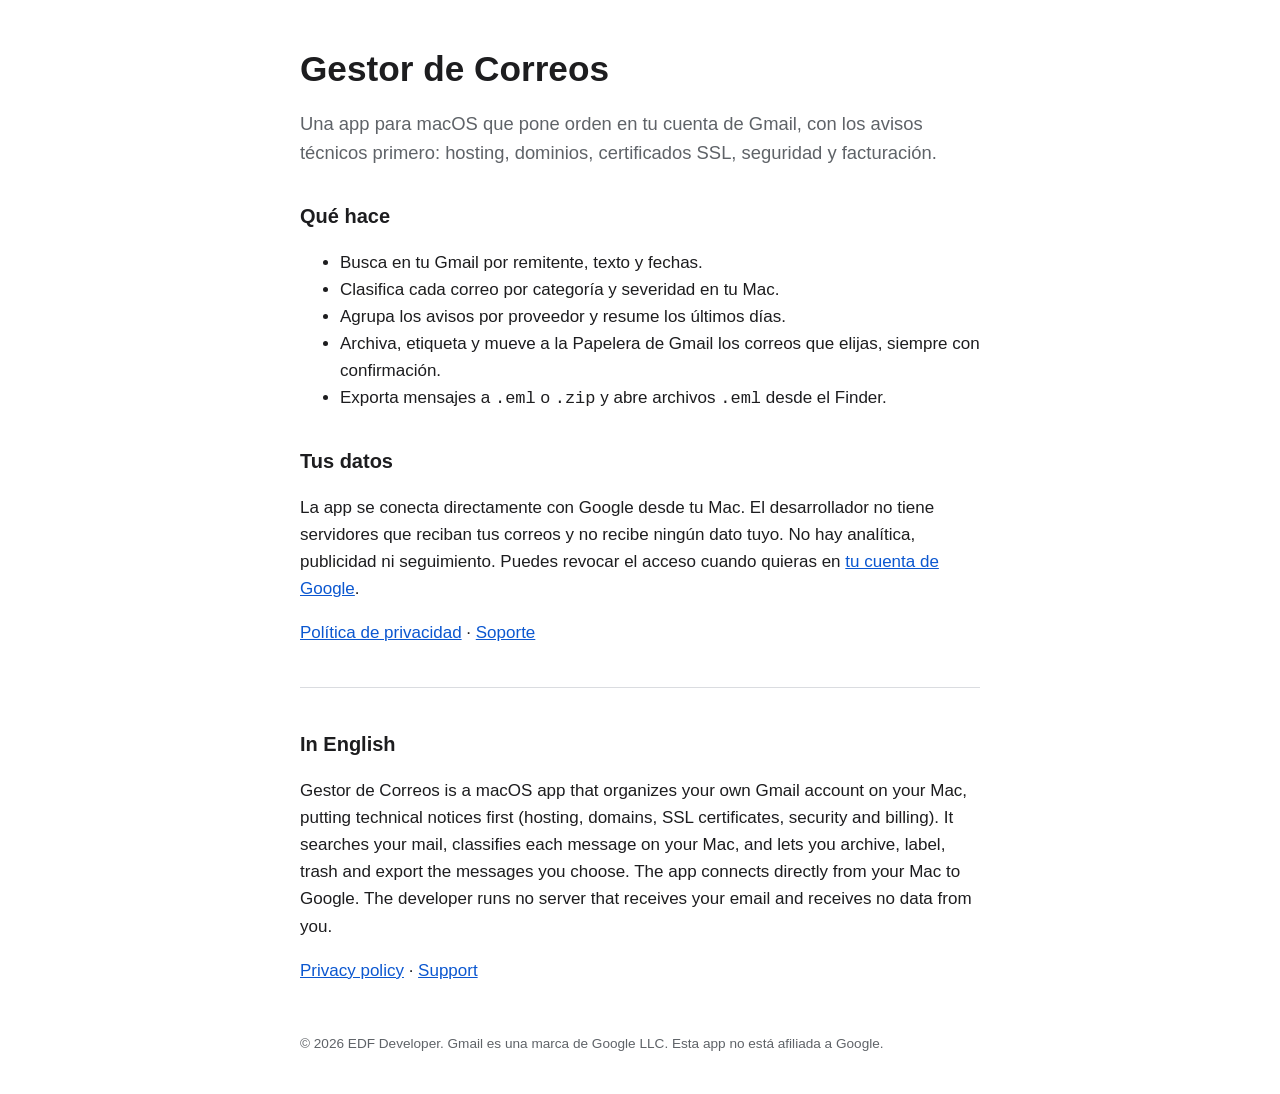
<file: docs/site/index.html>
<!doctype html>
<html lang="es">
<head>
<meta charset="utf-8">
<meta name="viewport" content="width=device-width, initial-scale=1">
<title>Gestor de Correos para Mac</title>
<meta name="description" content="App para macOS que organiza tu cuenta de Gmail en tu propio Mac, sin servidores de terceros.">
<link rel="stylesheet" href="site.css">
</head>
<body>
<main>
<h1>Gestor de Correos</h1>
<p class="lead">Una app para macOS que pone orden en tu cuenta de Gmail, con los avisos técnicos primero: hosting, dominios, certificados SSL, seguridad y facturación.</p>

<h2>Qué hace</h2>
<ul>
<li>Busca en tu Gmail por remitente, texto y fechas.</li>
<li>Clasifica cada correo por categoría y severidad en tu Mac.</li>
<li>Agrupa los avisos por proveedor y resume los últimos días.</li>
<li>Archiva, etiqueta y mueve a la Papelera de Gmail los correos que elijas, siempre con confirmación.</li>
<li>Exporta mensajes a <code>.eml</code> o <code>.zip</code> y abre archivos <code>.eml</code> desde el Finder.</li>
</ul>

<h2>Tus datos</h2>
<p>La app se conecta directamente con Google desde tu Mac. El desarrollador no tiene servidores que reciban tus correos y no recibe ningún dato tuyo. No hay analítica, publicidad ni seguimiento. Puedes revocar el acceso cuando quieras en <a href="https://myaccount.google.com/permissions">tu cuenta de Google</a>.</p>
<p><a href="privacy.html">Política de privacidad</a> · <a href="https://efjdev.com/soporte/">Soporte</a></p>

<hr>
<section lang="en">
<h2>In English</h2>
<p>Gestor de Correos is a macOS app that organizes your own Gmail account on your Mac, putting technical notices first (hosting, domains, SSL certificates, security and billing). It searches your mail, classifies each message on your Mac, and lets you archive, label, trash and export the messages you choose. The app connects directly from your Mac to Google. The developer runs no server that receives your email and receives no data from you.</p>
<p><a href="privacy.html#en">Privacy policy</a> · <a href="https://efjdev.com/soporte/">Support</a></p>
</section>
</main>
<footer>© 2026 EDF Developer. Gmail es una marca de Google LLC. Esta app no está afiliada a Google.</footer>
</body>
</html>
</file>
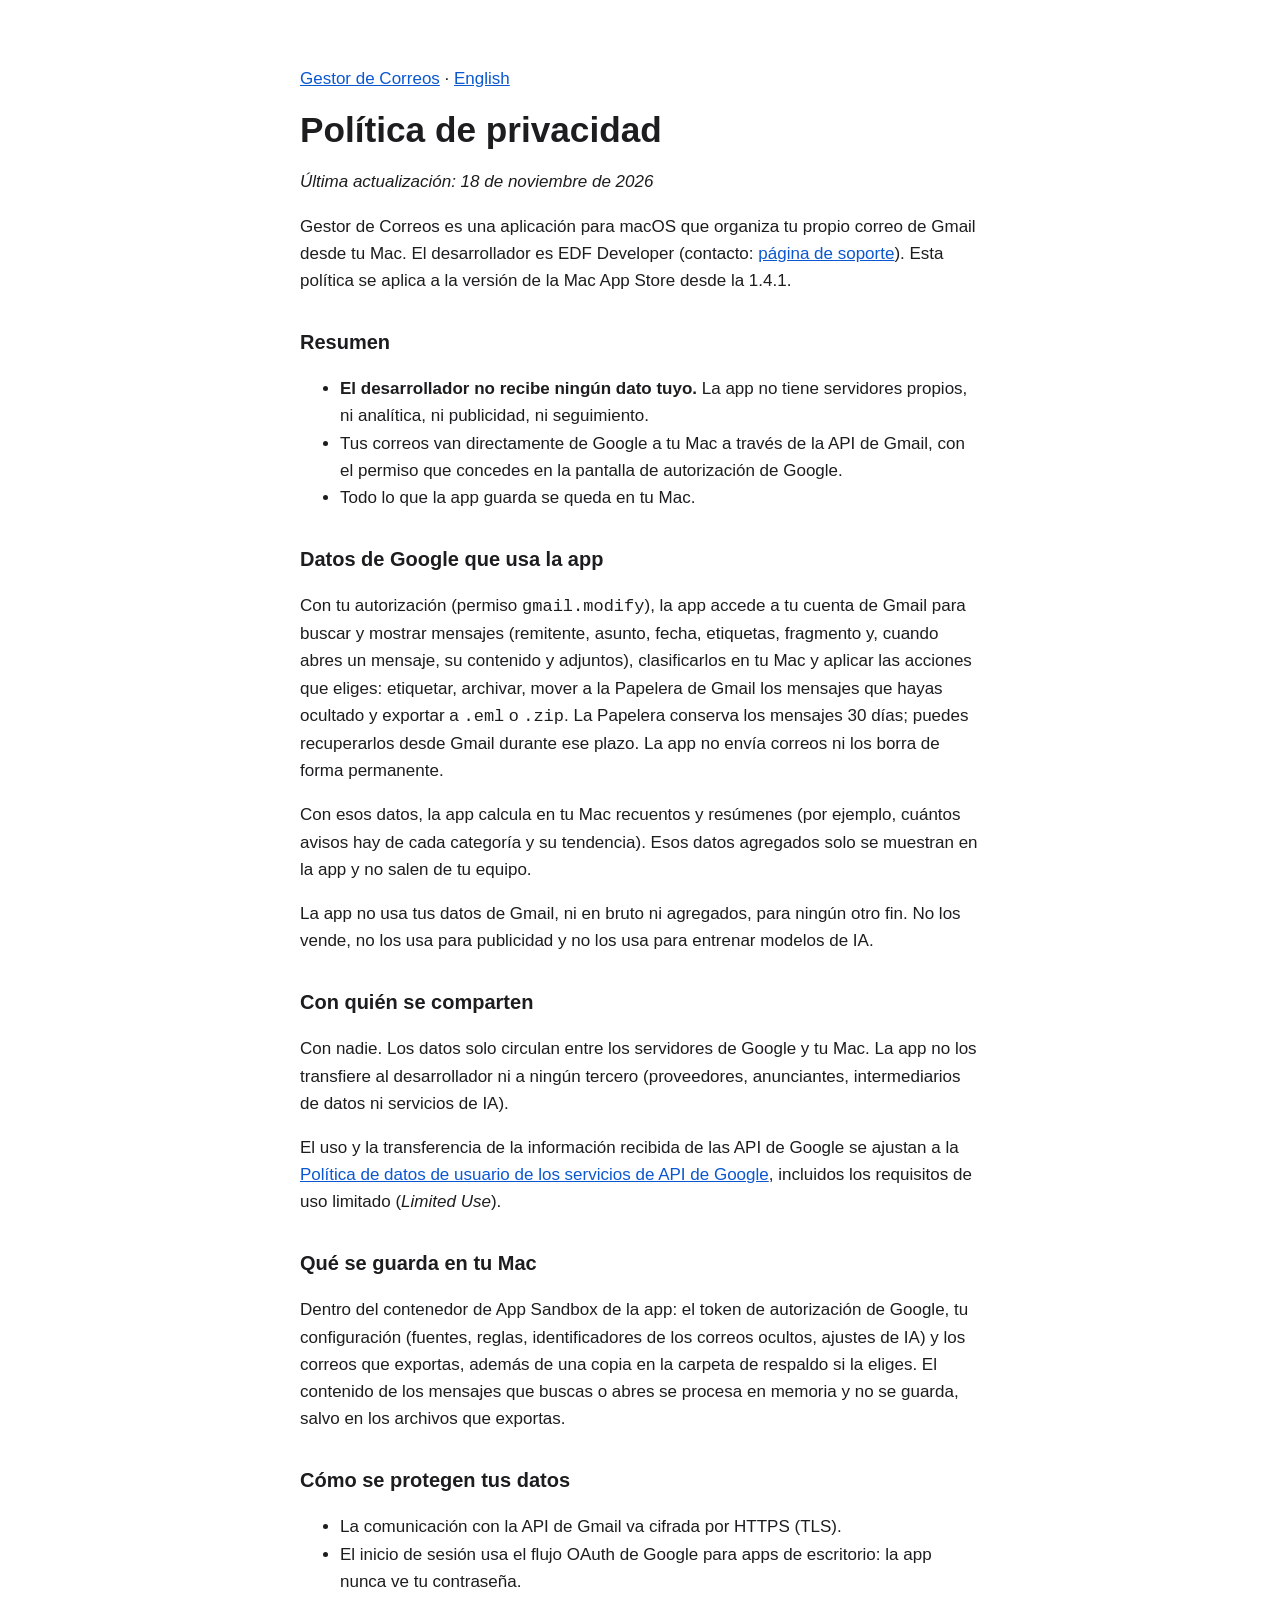
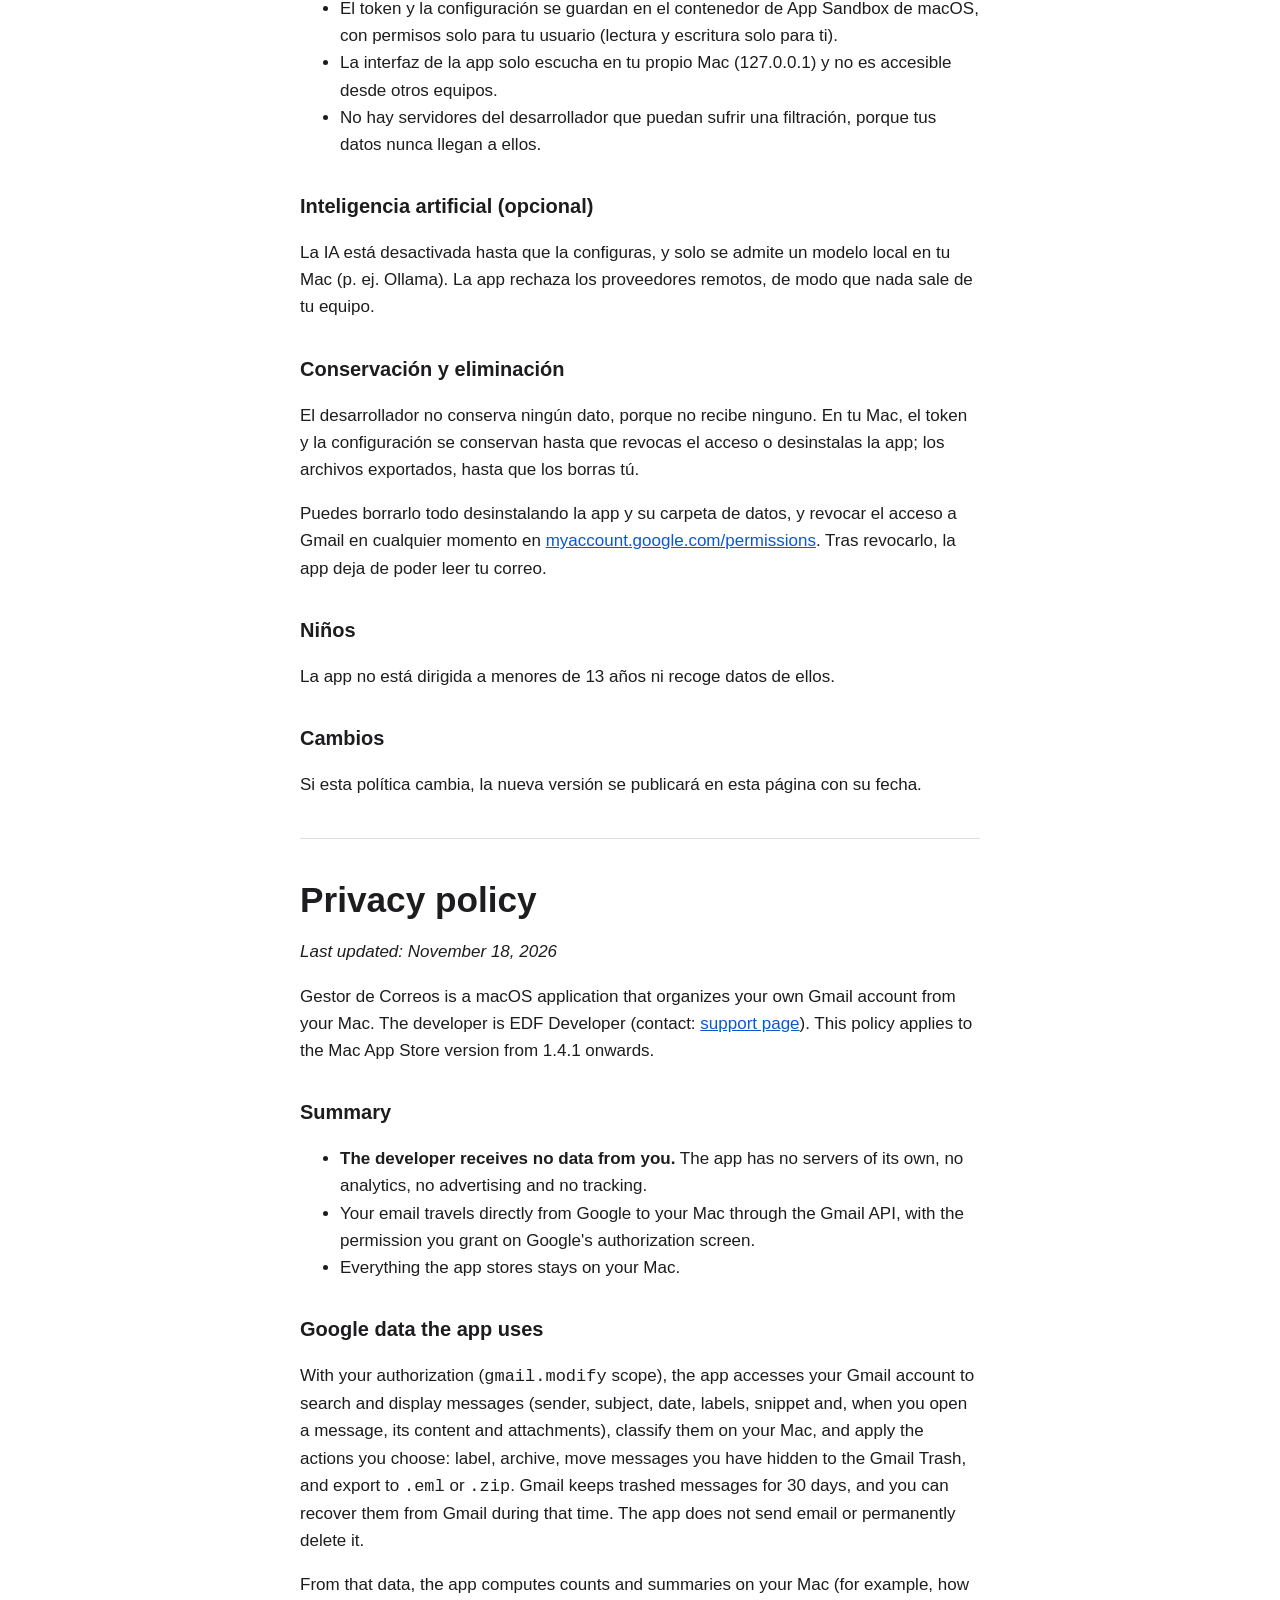
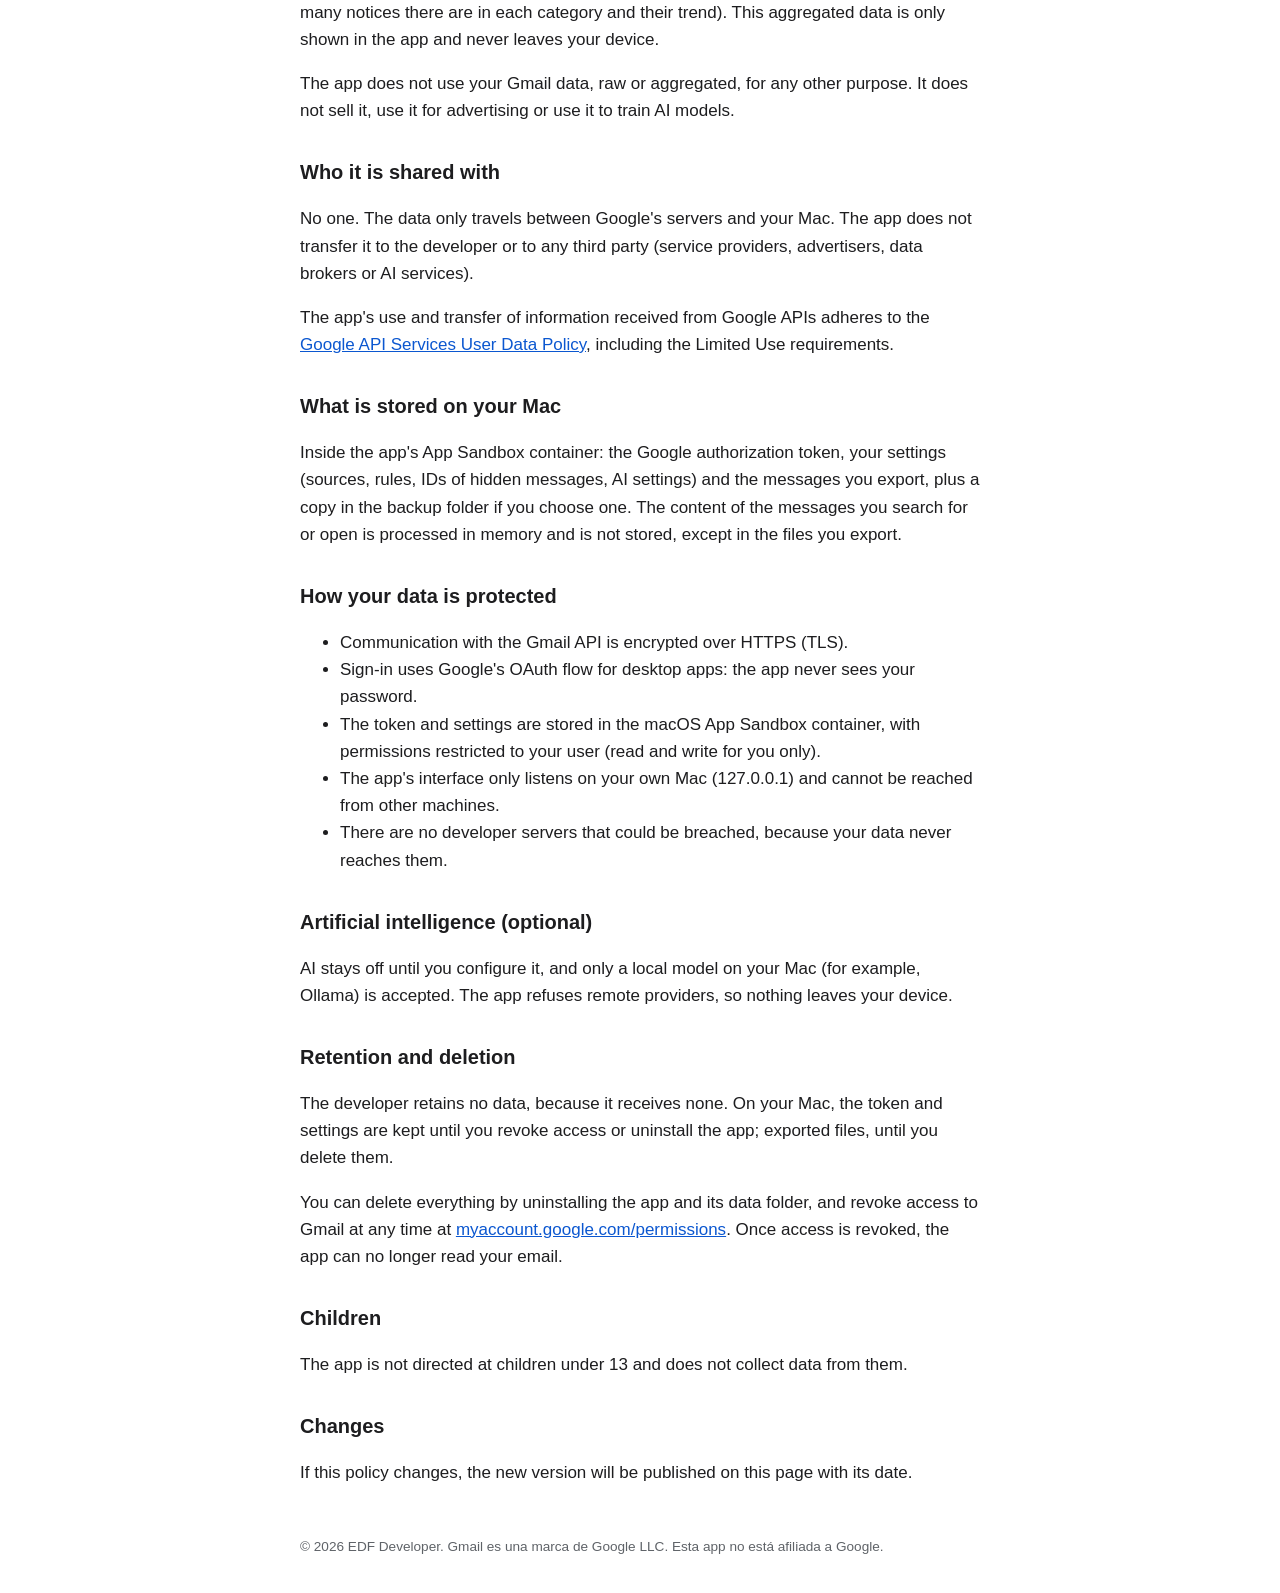
<file: docs/site/privacy.html>
<!doctype html>
<html lang="es">
<head>
<meta charset="utf-8">
<meta name="viewport" content="width=device-width, initial-scale=1">
<title>Privacidad de Gestor de Correos</title>
<link rel="stylesheet" href="site.css">
</head>
<body>
<main>
<p><a href="index.html">Gestor de Correos</a> · <a href="#en">English</a></p>
<h1>Política de privacidad</h1>
<p><em>Última actualización: 18 de noviembre de 2026</em></p>
<p>Gestor de Correos es una aplicación para macOS que organiza tu propio correo de Gmail desde tu Mac. El desarrollador es EDF Developer (contacto: <a href="https://efjdev.com/soporte/">página de soporte</a>). Esta política se aplica a la versión de la Mac App Store desde la 1.4.1.</p>
<h2>Resumen</h2>
<ul>
<li><strong>El desarrollador no recibe ningún dato tuyo.</strong> La app no tiene servidores propios, ni analítica, ni publicidad, ni seguimiento.</li>
<li>Tus correos van directamente de Google a tu Mac a través de la API de Gmail, con el permiso que concedes en la pantalla de autorización de Google.</li>
<li>Todo lo que la app guarda se queda en tu Mac.</li>
</ul>
<h2>Datos de Google que usa la app</h2>
<p>Con tu autorización (permiso <code>gmail.modify</code>), la app accede a tu cuenta de Gmail para buscar y mostrar mensajes (remitente, asunto, fecha, etiquetas, fragmento y, cuando abres un mensaje, su contenido y adjuntos), clasificarlos en tu Mac y aplicar las acciones que eliges: etiquetar, archivar, mover a la Papelera de Gmail los mensajes que hayas ocultado y exportar a <code>.eml</code> o <code>.zip</code>. La Papelera conserva los mensajes 30 días; puedes recuperarlos desde Gmail durante ese plazo. La app no envía correos ni los borra de forma permanente.</p>
<p>Con esos datos, la app calcula en tu Mac recuentos y resúmenes (por ejemplo, cuántos avisos hay de cada categoría y su tendencia). Esos datos agregados solo se muestran en la app y no salen de tu equipo.</p>
<p>La app no usa tus datos de Gmail, ni en bruto ni agregados, para ningún otro fin. No los vende, no los usa para publicidad y no los usa para entrenar modelos de IA.</p>
<h2>Con quién se comparten</h2>
<p>Con nadie. Los datos solo circulan entre los servidores de Google y tu Mac. La app no los transfiere al desarrollador ni a ningún tercero (proveedores, anunciantes, intermediarios de datos ni servicios de IA).</p>
<p>El uso y la transferencia de la información recibida de las API de Google se ajustan a la <a href="https://developers.google.com/terms/api-services-user-data-policy">Política de datos de usuario de los servicios de API de Google</a>, incluidos los requisitos de uso limitado (<em>Limited Use</em>).</p>
<h2>Qué se guarda en tu Mac</h2>
<p>Dentro del contenedor de App Sandbox de la app: el token de autorización de Google, tu configuración (fuentes, reglas, identificadores de los correos ocultos, ajustes de IA) y los correos que exportas, además de una copia en la carpeta de respaldo si la eliges. El contenido de los mensajes que buscas o abres se procesa en memoria y no se guarda, salvo en los archivos que exportas.</p>
<h2>Cómo se protegen tus datos</h2>
<ul>
<li>La comunicación con la API de Gmail va cifrada por HTTPS (TLS).</li>
<li>El inicio de sesión usa el flujo OAuth de Google para apps de escritorio: la app nunca ve tu contraseña.</li>
<li>El token y la configuración se guardan en el contenedor de App Sandbox de macOS, con permisos solo para tu usuario (lectura y escritura solo para ti).</li>
<li>La interfaz de la app solo escucha en tu propio Mac (127.0.0.1) y no es accesible desde otros equipos.</li>
<li>No hay servidores del desarrollador que puedan sufrir una filtración, porque tus datos nunca llegan a ellos.</li>
</ul>
<h2>Inteligencia artificial (opcional)</h2>
<p>La IA está desactivada hasta que la configuras, y solo se admite un modelo local en tu Mac (p. ej. Ollama). La app rechaza los proveedores remotos, de modo que nada sale de tu equipo.</p>
<h2>Conservación y eliminación</h2>
<p>El desarrollador no conserva ningún dato, porque no recibe ninguno. En tu Mac, el token y la configuración se conservan hasta que revocas el acceso o desinstalas la app; los archivos exportados, hasta que los borras tú.</p>
<p>Puedes borrarlo todo desinstalando la app y su carpeta de datos, y revocar el acceso a Gmail en cualquier momento en <a href="https://myaccount.google.com/permissions">myaccount.google.com/permissions</a>. Tras revocarlo, la app deja de poder leer tu correo.</p>
<h2>Niños</h2>
<p>La app no está dirigida a menores de 13 años ni recoge datos de ellos.</p>
<h2>Cambios</h2>
<p>Si esta política cambia, la nueva versión se publicará en esta página con su fecha.</p>
<hr>
<section id="en" lang="en">
<h1>Privacy policy</h1>
<p><em>Last updated: November 18, 2026</em></p>
<p>Gestor de Correos is a macOS application that organizes your own Gmail account from your Mac. The developer is EDF Developer (contact: <a href="https://efjdev.com/soporte/">support page</a>). This policy applies to the Mac App Store version from 1.4.1 onwards.</p>
<h2>Summary</h2>
<ul>
<li><strong>The developer receives no data from you.</strong> The app has no servers of its own, no analytics, no advertising and no tracking.</li>
<li>Your email travels directly from Google to your Mac through the Gmail API, with the permission you grant on Google's authorization screen.</li>
<li>Everything the app stores stays on your Mac.</li>
</ul>
<h2>Google data the app uses</h2>
<p>With your authorization (<code>gmail.modify</code> scope), the app accesses your Gmail account to search and display messages (sender, subject, date, labels, snippet and, when you open a message, its content and attachments), classify them on your Mac, and apply the actions you choose: label, archive, move messages you have hidden to the Gmail Trash, and export to <code>.eml</code> or <code>.zip</code>. Gmail keeps trashed messages for 30 days, and you can recover them from Gmail during that time. The app does not send email or permanently delete it.</p>
<p>From that data, the app computes counts and summaries on your Mac (for example, how many notices there are in each category and their trend). This aggregated data is only shown in the app and never leaves your device.</p>
<p>The app does not use your Gmail data, raw or aggregated, for any other purpose. It does not sell it, use it for advertising or use it to train AI models.</p>
<h2>Who it is shared with</h2>
<p>No one. The data only travels between Google's servers and your Mac. The app does not transfer it to the developer or to any third party (service providers, advertisers, data brokers or AI services).</p>
<p>The app's use and transfer of information received from Google APIs adheres to the <a href="https://developers.google.com/terms/api-services-user-data-policy">Google API Services User Data Policy</a>, including the Limited Use requirements.</p>
<h2>What is stored on your Mac</h2>
<p>Inside the app's App Sandbox container: the Google authorization token, your settings (sources, rules, IDs of hidden messages, AI settings) and the messages you export, plus a copy in the backup folder if you choose one. The content of the messages you search for or open is processed in memory and is not stored, except in the files you export.</p>
<h2>How your data is protected</h2>
<ul>
<li>Communication with the Gmail API is encrypted over HTTPS (TLS).</li>
<li>Sign-in uses Google's OAuth flow for desktop apps: the app never sees your password.</li>
<li>The token and settings are stored in the macOS App Sandbox container, with permissions restricted to your user (read and write for you only).</li>
<li>The app's interface only listens on your own Mac (127.0.0.1) and cannot be reached from other machines.</li>
<li>There are no developer servers that could be breached, because your data never reaches them.</li>
</ul>
<h2>Artificial intelligence (optional)</h2>
<p>AI stays off until you configure it, and only a local model on your Mac (for example, Ollama) is accepted. The app refuses remote providers, so nothing leaves your device.</p>
<h2>Retention and deletion</h2>
<p>The developer retains no data, because it receives none. On your Mac, the token and settings are kept until you revoke access or uninstall the app; exported files, until you delete them.</p>
<p>You can delete everything by uninstalling the app and its data folder, and revoke access to Gmail at any time at <a href="https://myaccount.google.com/permissions">myaccount.google.com/permissions</a>. Once access is revoked, the app can no longer read your email.</p>
<h2>Children</h2>
<p>The app is not directed at children under 13 and does not collect data from them.</p>
<h2>Changes</h2>
<p>If this policy changes, the new version will be published on this page with its date.</p>
</section>
</main>
<footer>© 2026 EDF Developer. Gmail es una marca de Google LLC. Esta app no está afiliada a Google.</footer>
</body>
</html>
</file>
<file: docs/site/site.css>
:root{--bg:#fff;--fg:#1d1d1f;--muted:#5f6368;--link:#0b57d0;--line:#dadce0}
@media (prefers-color-scheme:dark){:root{--bg:#141517;--fg:#ececee;--muted:#a8abb2;--link:#8ab4f8;--line:#3a3c41}}
body{margin:0;background:var(--bg);color:var(--fg);font:17px/1.6 -apple-system,BlinkMacSystemFont,"Segoe UI",sans-serif}
main,footer{max-width:680px;margin:0 auto;padding:0 16px}
main{padding-top:48px}
h1{font-size:2.2rem;line-height:1.2;margin:0 0 12px}
h2{font-size:1.25rem;margin:32px 0 8px}
.lead{font-size:1.15rem;color:var(--muted)}
a{color:var(--link)}
hr{border:0;border-top:1px solid var(--line);margin:40px 0}
footer{color:var(--muted);font-size:.85rem;padding-top:32px;padding-bottom:40px}
</file>
